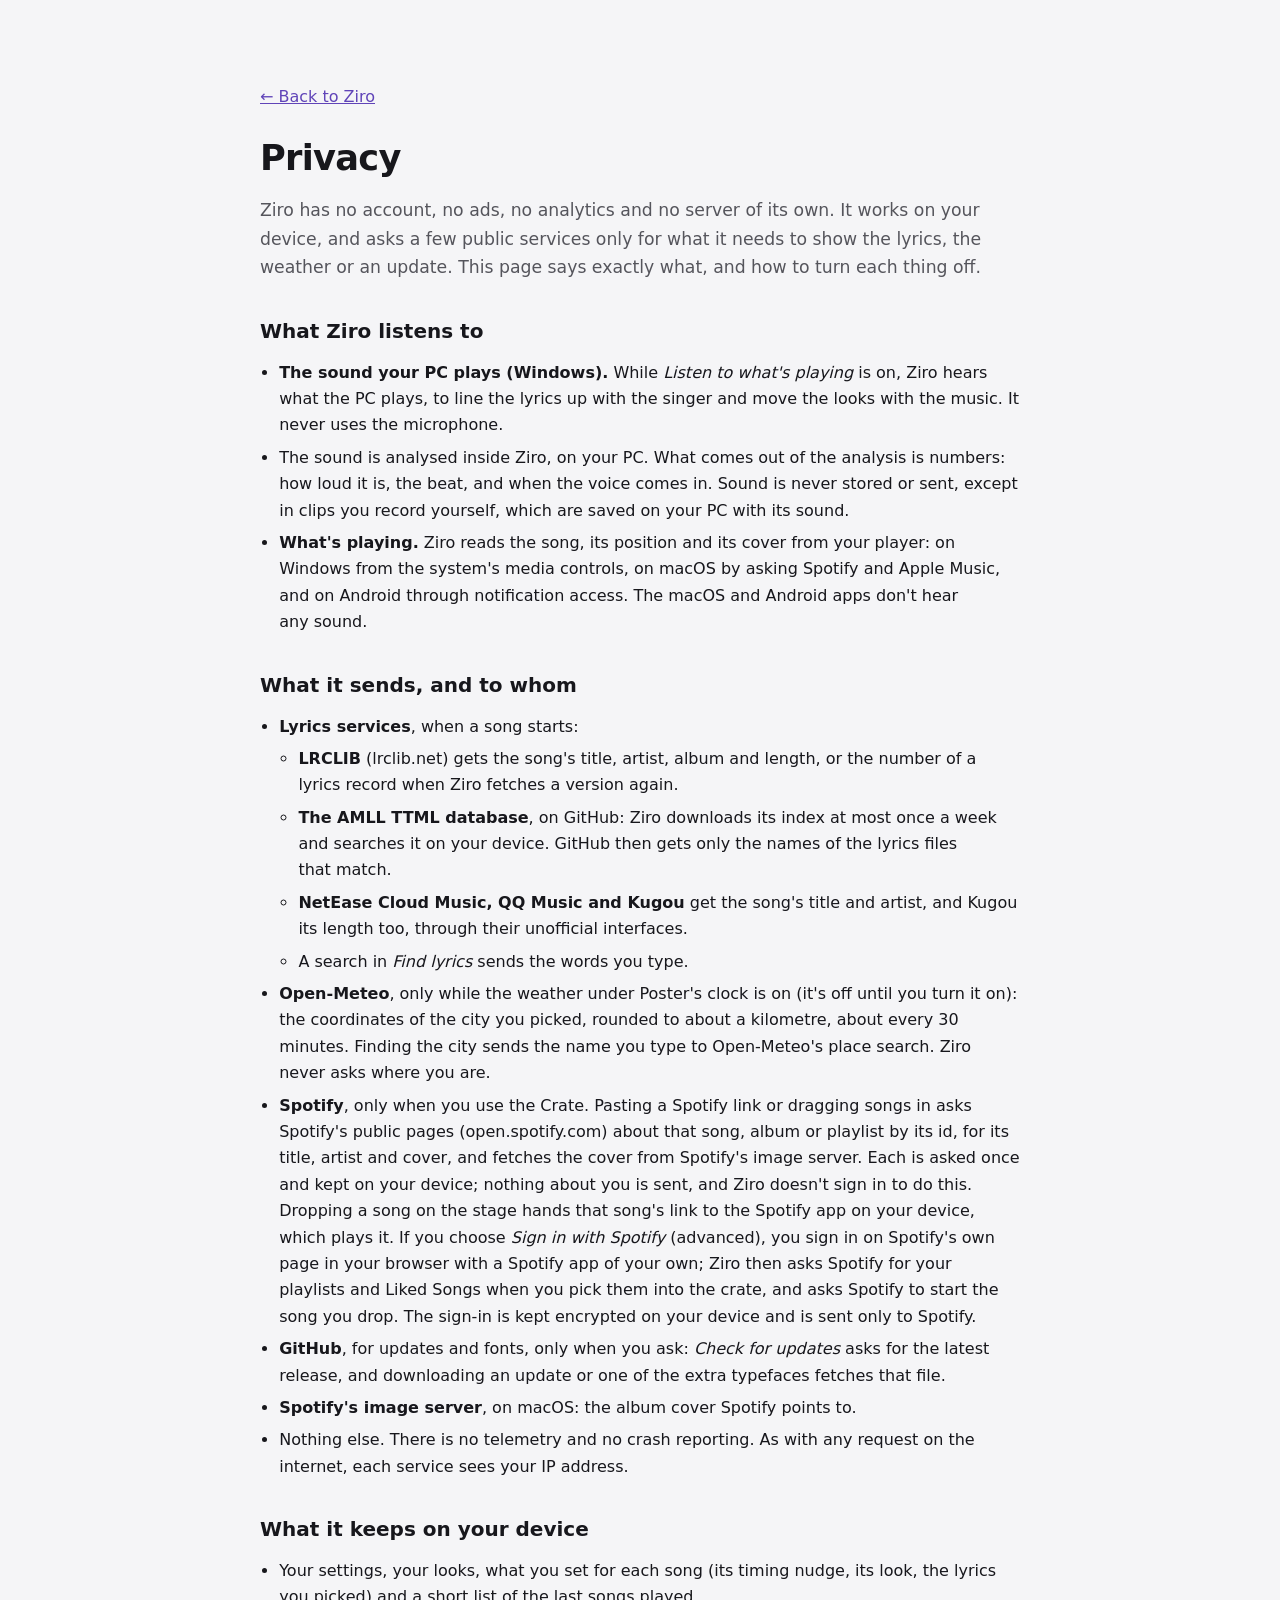
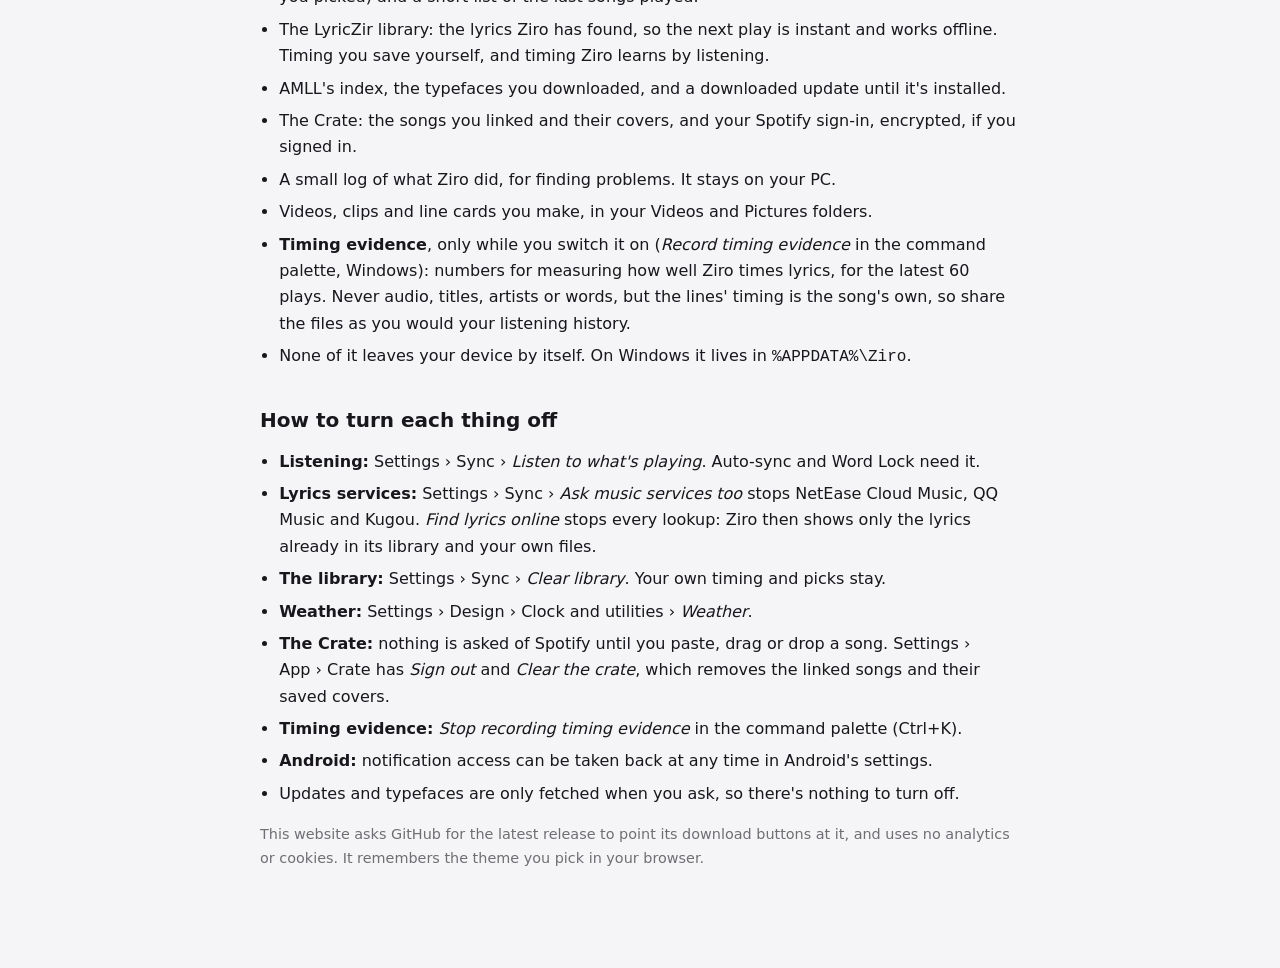
<file: privacy.html>
<!doctype html>
<html lang="en">
<head>
<meta charset="utf-8">
<meta name="viewport" content="width=device-width,initial-scale=1">
<meta name="color-scheme" content="light dark">
<title>Ziro — Privacy</title>
<style>
body{max-width:760px;margin:60px auto;padding:24px;background:#f5f5f7;color:#17171c;font:16px/1.65 system-ui}
a{color:#6044b8}
h1{margin:28px 0 8px;font-size:2.2rem;line-height:1.15;letter-spacing:-0.02em}
h2{margin:36px 0 6px;font-size:1.25rem;line-height:1.3}
p,li{text-wrap:pretty}
ul{padding-left:1.2em}
li{margin:6px 0}
.lead{color:#55555c;font-size:1.08rem}
.fine{color:#6e6e73;font-size:0.9rem}
@media (prefers-color-scheme:dark){body{background:#0b0b0f;color:#f2f2f5}a{color:#b9a4ff}.lead{color:#b4b4bb}.fine{color:#a1a1a6}}
</style>
</head>
<body>
<a href="./">← Back to Ziro</a>
<h1>Privacy</h1>
<p class="lead">Ziro has no account, no ads, no analytics and no server of its own. It works on your device, and asks a few public services only for what it needs to show the lyrics, the weather or an update. This page says exactly what, and how to turn each thing off.</p>

<h2>What Ziro listens to</h2>
<ul>
<li><strong>The sound your PC plays (Windows).</strong> While <em>Listen to what's playing</em> is on, Ziro hears what the PC plays, to line the lyrics up with the singer and move the looks with the music. It never uses the microphone.</li>
<li>The sound is analysed inside Ziro, on your PC. What comes out of the analysis is numbers: how loud it is, the beat, and when the voice comes in. Sound is never stored or sent, except in clips you record yourself, which are saved on your PC with its sound.</li>
<li><strong>What's playing.</strong> Ziro reads the song, its position and its cover from your player: on Windows from the system's media controls, on macOS by asking Spotify and Apple Music, and on Android through notification access. The macOS and Android apps don't hear any sound.</li>
</ul>

<h2>What it sends, and to whom</h2>
<ul>
<li><strong>Lyrics services</strong>, when a song starts:
<ul>
<li><strong>LRCLIB</strong> (lrclib.net) gets the song's title, artist, album and length, or the number of a lyrics record when Ziro fetches a version again.</li>
<li><strong>The AMLL TTML database</strong>, on GitHub: Ziro downloads its index at most once a week and searches it on your device. GitHub then gets only the names of the lyrics files that match.</li>
<li><strong>NetEase Cloud Music, QQ Music and Kugou</strong> get the song's title and artist, and Kugou its length too, through their unofficial interfaces.</li>
<li>A search in <em>Find lyrics</em> sends the words you type.</li>
</ul></li>
<li><strong>Open-Meteo</strong>, only while the weather under Poster's clock is on (it's off until you turn it on): the coordinates of the city you picked, rounded to about a kilometre, about every 30 minutes. Finding the city sends the name you type to Open-Meteo's place search. Ziro never asks where you are.</li>
<li><strong>Spotify</strong>, only when you use the Crate. Pasting a Spotify link or dragging songs in asks Spotify's public pages (open.spotify.com) about that song, album or playlist by its id, for its title, artist and cover, and fetches the cover from Spotify's image server. Each is asked once and kept on your device; nothing about you is sent, and Ziro doesn't sign in to do this. Dropping a song on the stage hands that song's link to the Spotify app on your device, which plays it. If you choose <em>Sign in with Spotify</em> (advanced), you sign in on Spotify's own page in your browser with a Spotify app of your own; Ziro then asks Spotify for your playlists and Liked Songs when you pick them into the crate, and asks Spotify to start the song you drop. The sign-in is kept encrypted on your device and is sent only to Spotify.</li>
<li><strong>GitHub</strong>, for updates and fonts, only when you ask: <em>Check for updates</em> asks for the latest release, and downloading an update or one of the extra typefaces fetches that file.</li>
<li><strong>Spotify's image server</strong>, on macOS: the album cover Spotify points to.</li>
<li>Nothing else. There is no telemetry and no crash reporting. As with any request on the internet, each service sees your IP address.</li>
</ul>

<h2>What it keeps on your device</h2>
<ul>
<li>Your settings, your looks, what you set for each song (its timing nudge, its look, the lyrics you picked) and a short list of the last songs played.</li>
<li>The LyricZir library: the lyrics Ziro has found, so the next play is instant and works offline. Timing you save yourself, and timing Ziro learns by listening.</li>
<li>AMLL's index, the typefaces you downloaded, and a downloaded update until it's installed.</li>
<li>The Crate: the songs you linked and their covers, and your Spotify sign-in, encrypted, if you signed in.</li>
<li>A small log of what Ziro did, for finding problems. It stays on your PC.</li>
<li>Videos, clips and line cards you make, in your Videos and Pictures folders.</li>
<li><strong>Timing evidence</strong>, only while you switch it on (<em>Record timing evidence</em> in the command palette, Windows): numbers for measuring how well Ziro times lyrics, for the latest 60 plays. Never audio, titles, artists or words, but the lines' timing is the song's own, so share the files as you would your listening history.</li>
<li>None of it leaves your device by itself. On Windows it lives in <code>%APPDATA%\Ziro</code>.</li>
</ul>

<h2>How to turn each thing off</h2>
<ul>
<li><strong>Listening:</strong> Settings › Sync › <em>Listen to what's playing</em>. Auto-sync and Word Lock need it.</li>
<li><strong>Lyrics services:</strong> Settings › Sync › <em>Ask music services too</em> stops NetEase Cloud Music, QQ Music and Kugou. <em>Find lyrics online</em> stops every lookup: Ziro then shows only the lyrics already in its library and your own files.</li>
<li><strong>The library:</strong> Settings › Sync › <em>Clear library</em>. Your own timing and picks stay.</li>
<li><strong>Weather:</strong> Settings › Design › Clock and utilities › <em>Weather</em>.</li>
<li><strong>The Crate:</strong> nothing is asked of Spotify until you paste, drag or drop a song. Settings › App › Crate has <em>Sign out</em> and <em>Clear the crate</em>, which removes the linked songs and their saved covers.</li>
<li><strong>Timing evidence:</strong> <em>Stop recording timing evidence</em> in the command palette (Ctrl+K).</li>
<li><strong>Android:</strong> notification access can be taken back at any time in Android's settings.</li>
<li>Updates and typefaces are only fetched when you ask, so there's nothing to turn off.</li>
</ul>

<p class="fine">This website asks GitHub for the latest release to point its download buttons at it, and uses no analytics or cookies. It remembers the theme you pick in your browser.</p>
</body>
</html>
</file>
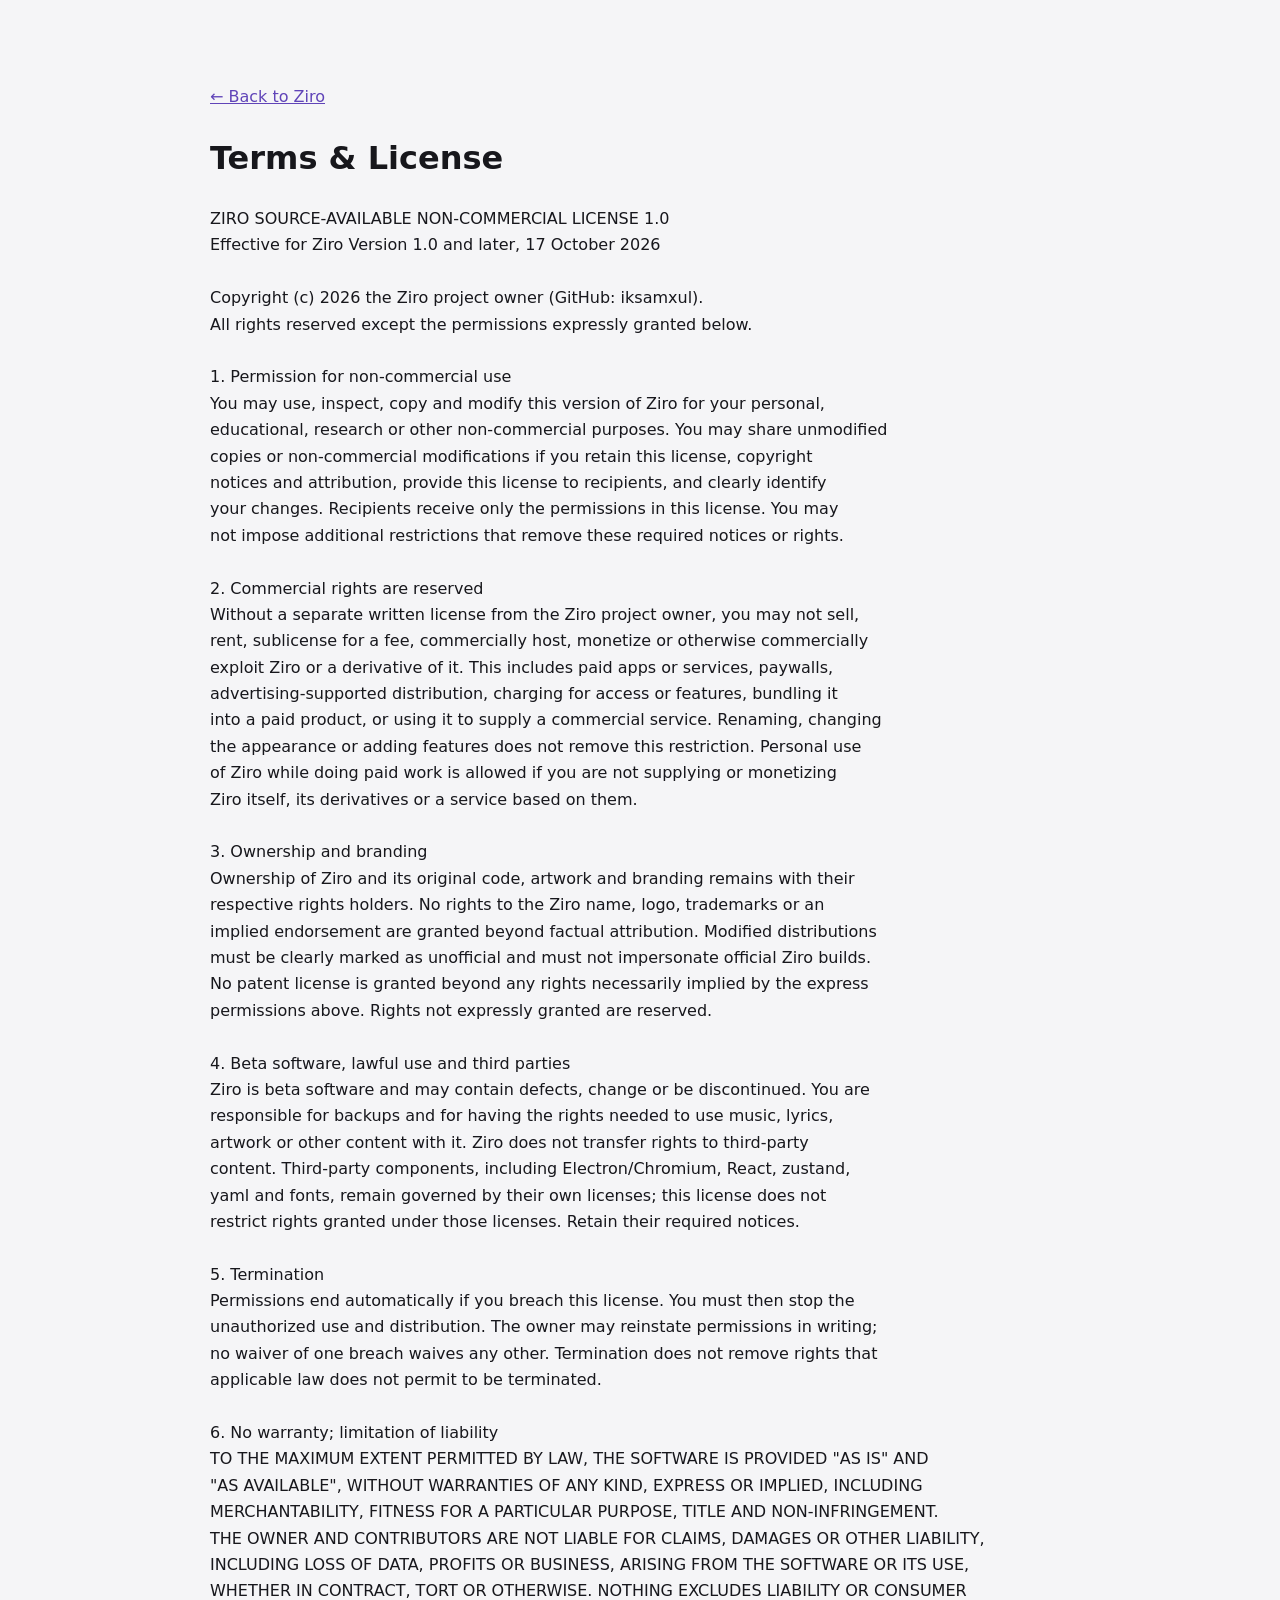
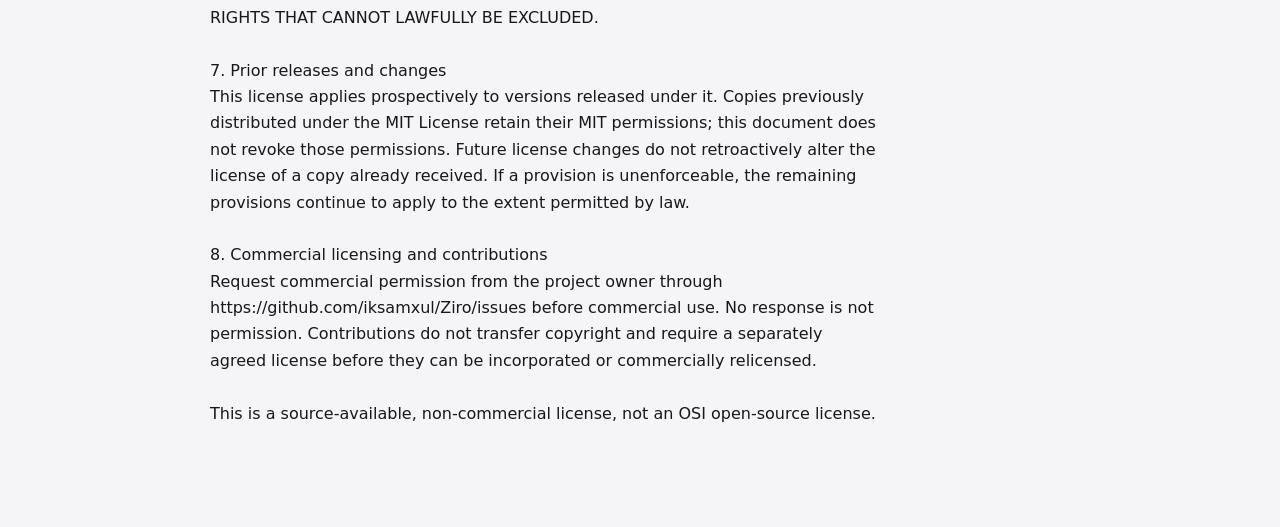
<file: terms.html>
<!doctype html><html lang="en"><head><meta charset="utf-8"><meta name="viewport" content="width=device-width,initial-scale=1"><title>Ziro — Terms &amp; License</title><style>body{max-width:860px;margin:60px auto;padding:24px;background:#f5f5f7;color:#17171c;font:16px/1.65 system-ui}pre{white-space:pre-wrap;font:inherit}a{color:#6044b8}</style></head><body><a href="./">← Back to Ziro</a><h1>Terms &amp; License</h1><pre>ZIRO SOURCE-AVAILABLE NON-COMMERCIAL LICENSE 1.0
Effective for Ziro Version 1.0 and later, 17 October 2026

Copyright (c) 2026 the Ziro project owner (GitHub: iksamxul).
All rights reserved except the permissions expressly granted below.

1. Permission for non-commercial use
You may use, inspect, copy and modify this version of Ziro for your personal,
educational, research or other non-commercial purposes. You may share unmodified
copies or non-commercial modifications if you retain this license, copyright
notices and attribution, provide this license to recipients, and clearly identify
your changes. Recipients receive only the permissions in this license. You may
not impose additional restrictions that remove these required notices or rights.

2. Commercial rights are reserved
Without a separate written license from the Ziro project owner, you may not sell,
rent, sublicense for a fee, commercially host, monetize or otherwise commercially
exploit Ziro or a derivative of it. This includes paid apps or services, paywalls,
advertising-supported distribution, charging for access or features, bundling it
into a paid product, or using it to supply a commercial service. Renaming, changing
the appearance or adding features does not remove this restriction. Personal use
of Ziro while doing paid work is allowed if you are not supplying or monetizing
Ziro itself, its derivatives or a service based on them.

3. Ownership and branding
Ownership of Ziro and its original code, artwork and branding remains with their
respective rights holders. No rights to the Ziro name, logo, trademarks or an
implied endorsement are granted beyond factual attribution. Modified distributions
must be clearly marked as unofficial and must not impersonate official Ziro builds.
No patent license is granted beyond any rights necessarily implied by the express
permissions above. Rights not expressly granted are reserved.

4. Beta software, lawful use and third parties
Ziro is beta software and may contain defects, change or be discontinued. You are
responsible for backups and for having the rights needed to use music, lyrics,
artwork or other content with it. Ziro does not transfer rights to third-party
content. Third-party components, including Electron/Chromium, React, zustand,
yaml and fonts, remain governed by their own licenses; this license does not
restrict rights granted under those licenses. Retain their required notices.

5. Termination
Permissions end automatically if you breach this license. You must then stop the
unauthorized use and distribution. The owner may reinstate permissions in writing;
no waiver of one breach waives any other. Termination does not remove rights that
applicable law does not permit to be terminated.

6. No warranty; limitation of liability
TO THE MAXIMUM EXTENT PERMITTED BY LAW, THE SOFTWARE IS PROVIDED "AS IS" AND
"AS AVAILABLE", WITHOUT WARRANTIES OF ANY KIND, EXPRESS OR IMPLIED, INCLUDING
MERCHANTABILITY, FITNESS FOR A PARTICULAR PURPOSE, TITLE AND NON-INFRINGEMENT.
THE OWNER AND CONTRIBUTORS ARE NOT LIABLE FOR CLAIMS, DAMAGES OR OTHER LIABILITY,
INCLUDING LOSS OF DATA, PROFITS OR BUSINESS, ARISING FROM THE SOFTWARE OR ITS USE,
WHETHER IN CONTRACT, TORT OR OTHERWISE. NOTHING EXCLUDES LIABILITY OR CONSUMER
RIGHTS THAT CANNOT LAWFULLY BE EXCLUDED.

7. Prior releases and changes
This license applies prospectively to versions released under it. Copies previously
distributed under the MIT License retain their MIT permissions; this document does
not revoke those permissions. Future license changes do not retroactively alter the
license of a copy already received. If a provision is unenforceable, the remaining
provisions continue to apply to the extent permitted by law.

8. Commercial licensing and contributions
Request commercial permission from the project owner through
https://github.com/iksamxul/Ziro/issues before commercial use. No response is not
permission. Contributions do not transfer copyright and require a separately
agreed license before they can be incorporated or commercially relicensed.

This is a source-available, non-commercial license, not an OSI open-source license.
</pre></body></html>
</file>
